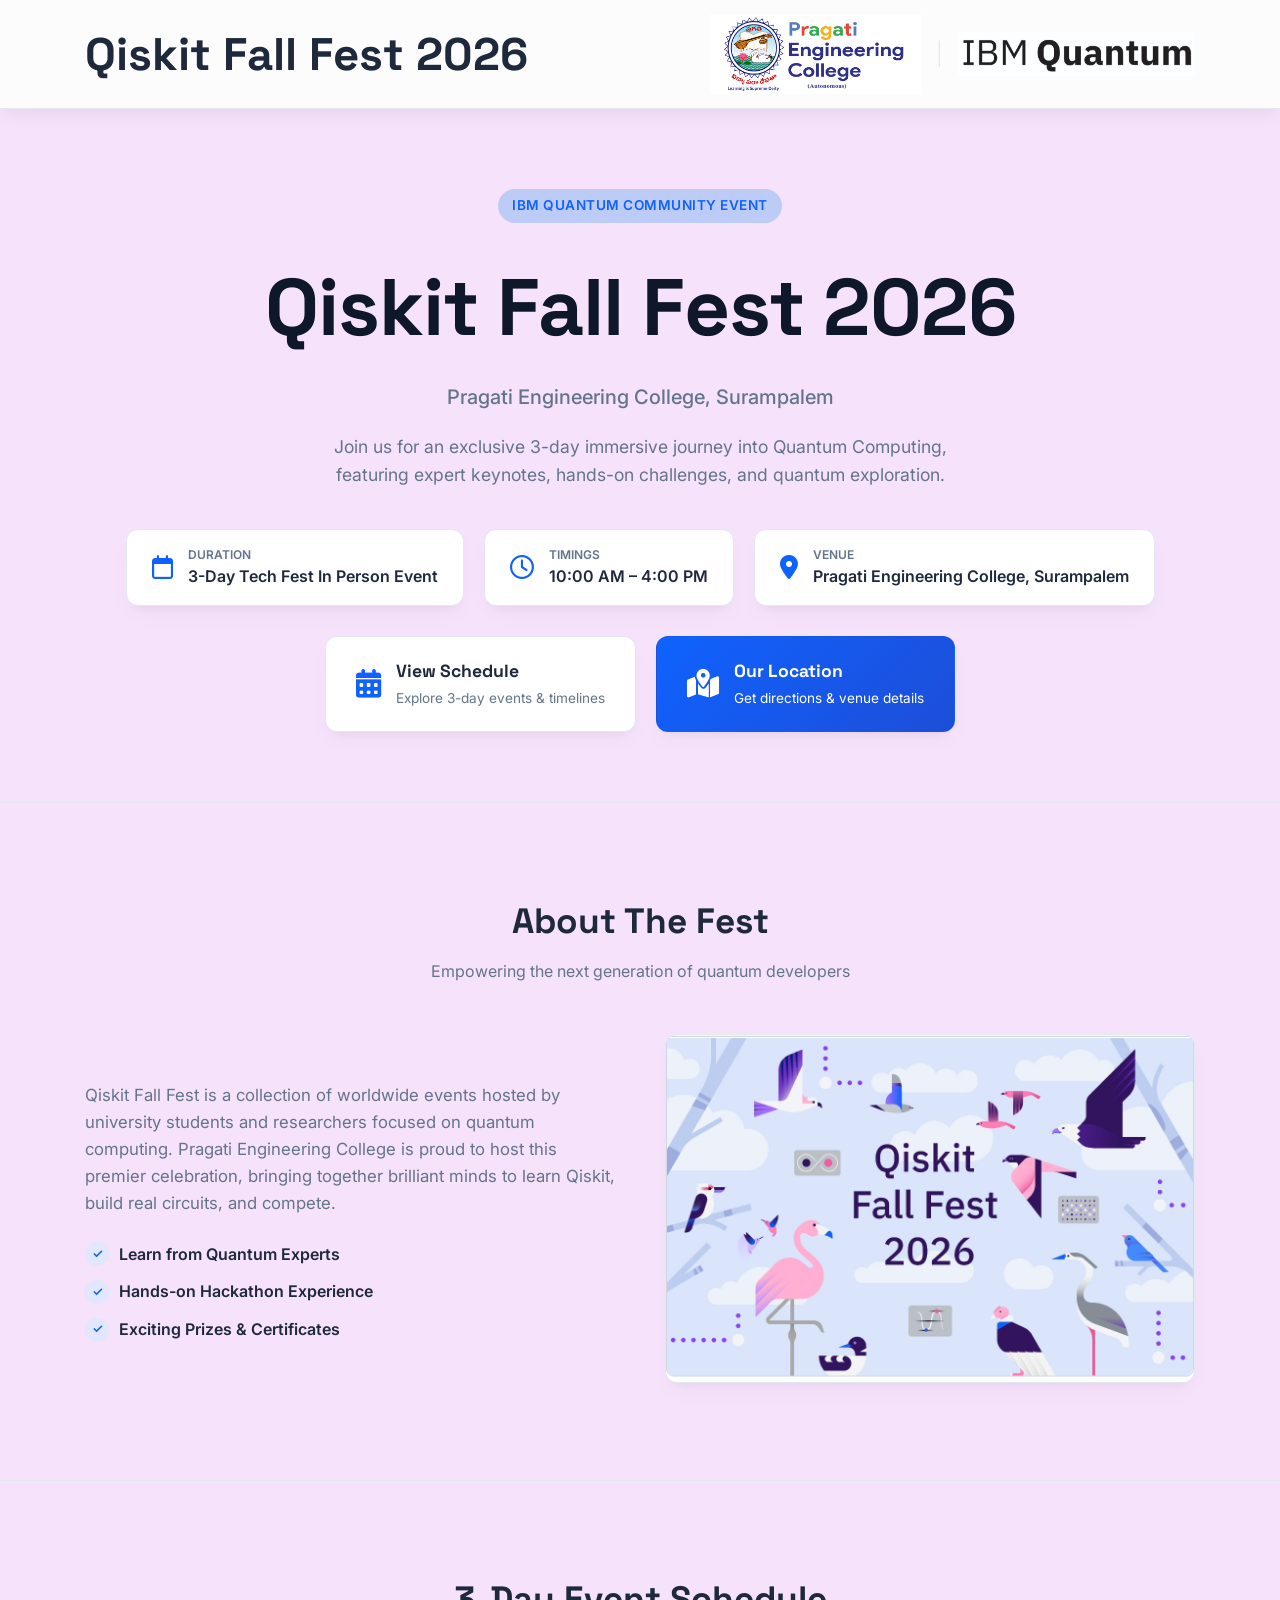
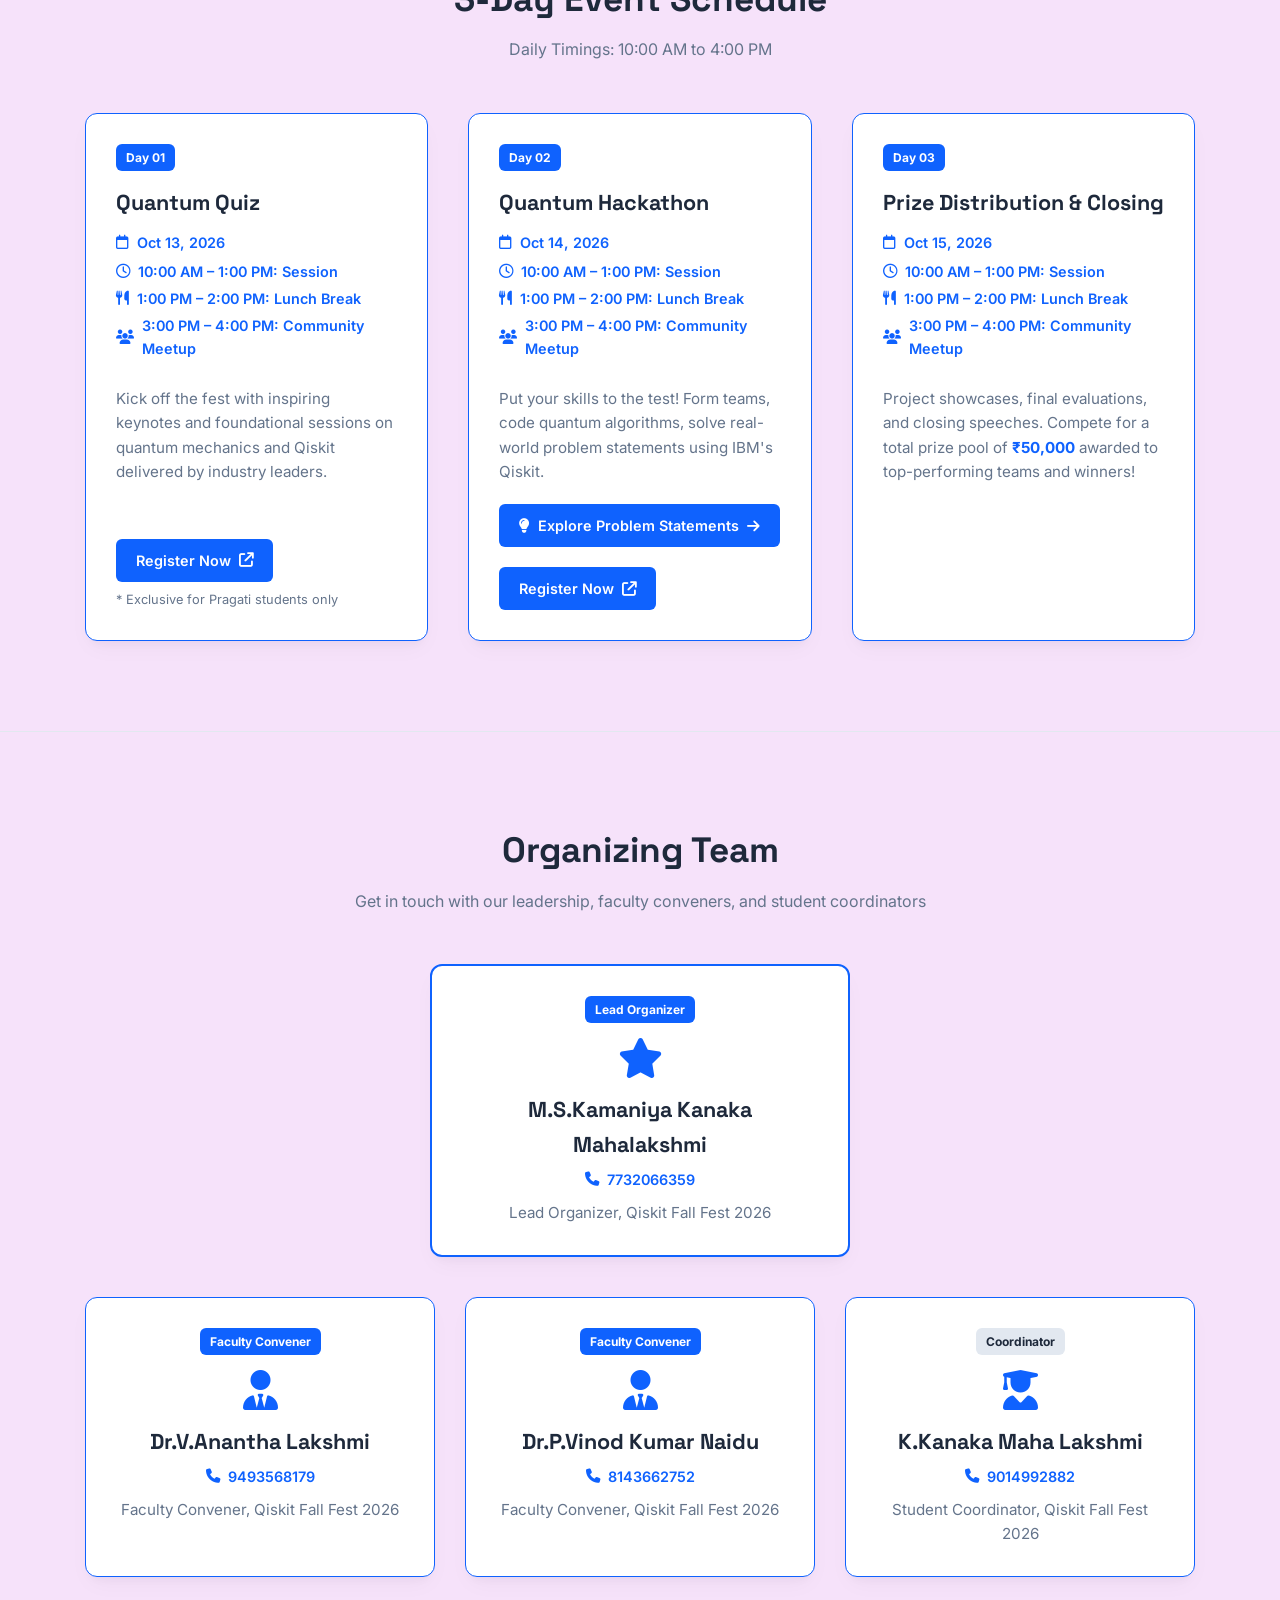
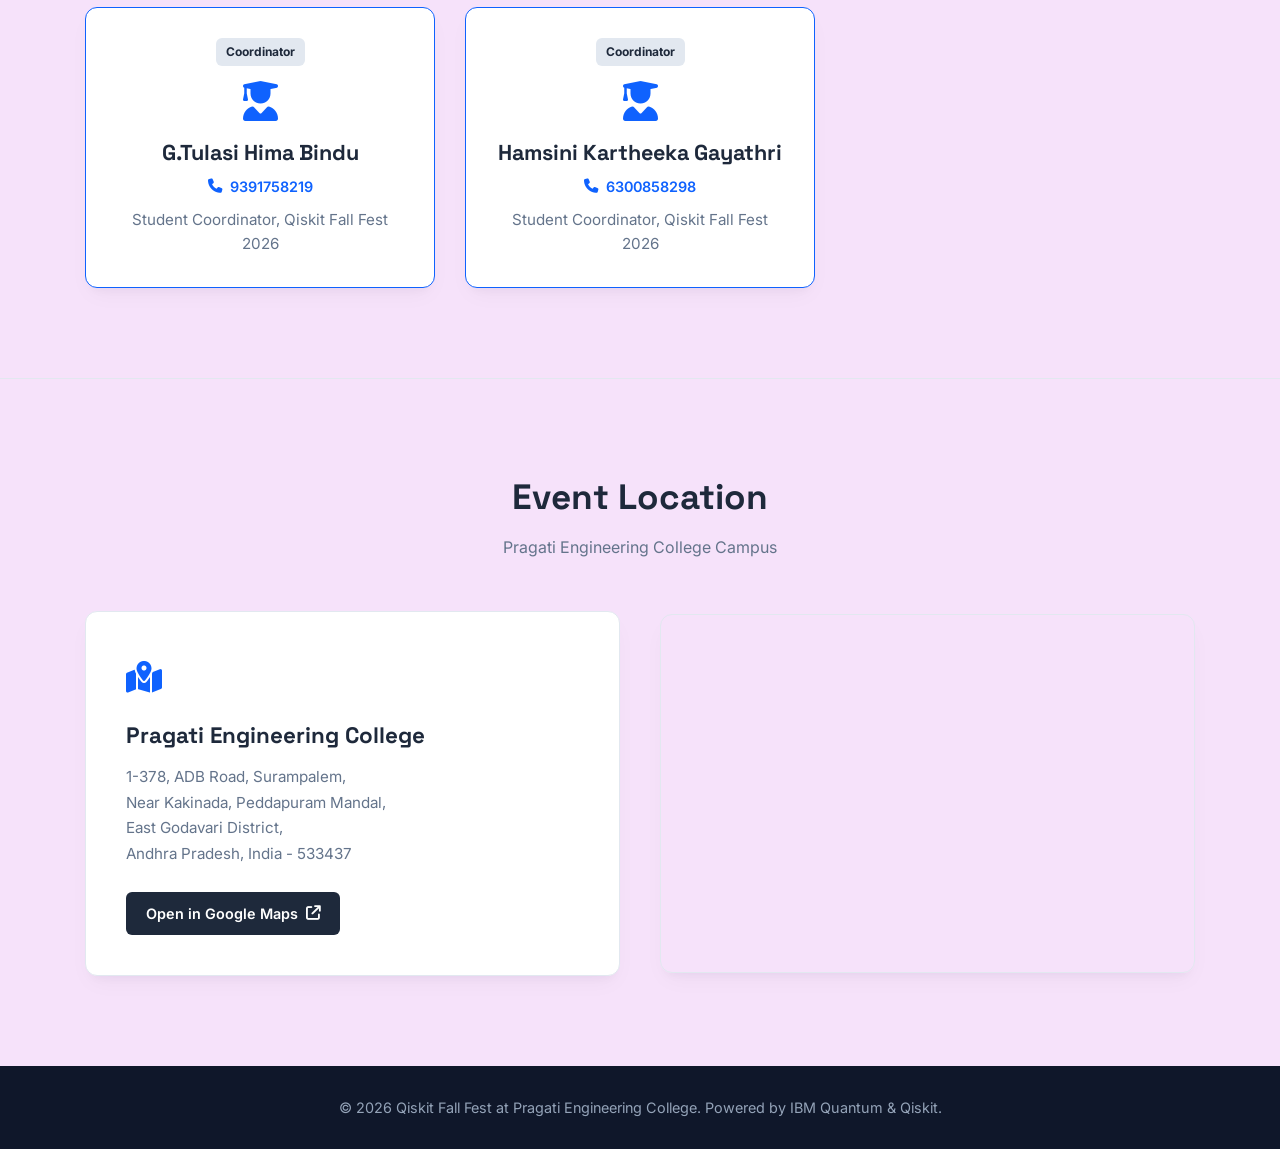
<file: index.html>
<!DOCTYPE html>
<html lang="en">
<head>
    <meta charset="UTF-8">
    <meta name="viewport" content="width=device-width, initial-scale=1.0">
    <title>Qiskit Fall Fest 2026 | Pragati Engineering College</title>
    <link rel="stylesheet" href="static/style.css">
    <link href="https://fonts.googleapis.com/css2?family=Inter:wght@300;400;500;600;700&family=Space+Grotesk:wght@500;700&display=swap" rel="stylesheet">
    <link rel="stylesheet" href="https://cdnjs.cloudflare.com/ajax/libs/font-awesome/6.4.0/css/all.min.css">
</head>
<body>

    <!-- Elevated Sticky Header with Title and Larger Logos -->
    <header class="site-header">
        <div class="container header-container">
            <div class="brand-title">Qiskit Fall Fest 2026</div>
            
            <div class="header-right-side">
                <div class="logos-wrapper">
                    <img src="static/images/pragati-logo.png" alt="Pragati Engineering College Logo" class="logo college-logo">
                    <span class="logo-divider">|</span>
                    <img src="static/images/ibm.jpeg" alt="IBM Quantum Logo" class="logo qiskit-logo">
                </div>
            </div>
        </div>
    </header>

    <!-- Hero Section -->
    <section class="hero-section">
        <div class="container">
            <div class="badge-tag">IBM Quantum Community Event</div>
            <h1>Qiskit Fall Fest 2026</h1>
            <p class="university-subtitle">Pragati Engineering College, Surampalem</p>
            <p class="hero-description">Join us for an exclusive 3-day immersive journey into Quantum Computing, featuring expert keynotes, hands-on challenges, and quantum exploration.</p>
            
            <div class="event-quick-info">
                <div class="info-card">
                    <i class="fa-regular fa-calendar"></i>
                    <div>
                        <span class="info-label">Duration</span>
                        <span class="info-value">3-Day Tech Fest</span>
                        <span class="info-value">In Person Event</span>
                    </div>
                </div>
                <div class="info-card">
                    <i class="fa-regular fa-clock"></i>
                    <div>
                        <span class="info-label">Timings</span>
                        <span class="info-value">10:00 AM – 4:00 PM</span>
                    </div>
                </div>
                <div class="info-card">
                    <i class="fa-solid fa-location-dot"></i>
                    <div>
                        <span class="info-label">Venue</span>
                        <span class="info-value">Pragati Engineering College, Surampalem</span>
                    </div>
                </div>
            </div>

            <!-- Action Buttons Placed Inside Boxed Cards -->
            <div class="hero-action-boxes">
                <a href="#schedule" class="action-box-card">
                    <i class="fa-solid fa-calendar-days"></i>
                    <div>
                        <span>View Schedule</span>
                        <small>Explore 3-day events & timelines</small>
                    </div>
                </a>
                <a href="#location" class="action-box-card highlight-box">
                    <i class="fa-solid fa-map-location-dot"></i>
                    <div>
                        <span>Our Location</span>
                        <small>Get directions & venue details</small>
                    </div>
                </a>
            </div>
        </div>
    </section>

    <!-- About Section -->
    <section id="about" class="about-section">
        <div class="container">
            <div class="section-title">
                <h2>About The Fest</h2>
                <p>Empowering the next generation of quantum developers</p>
            </div>
            <div class="about-grid">
                <div class="about-text">
                    <p>Qiskit Fall Fest is a collection of worldwide events hosted by university students and researchers focused on quantum computing. Pragati Engineering College is proud to host this premier celebration, bringing together brilliant minds to learn Qiskit, build real circuits, and compete.</p>
                    <div class="feature-bullets">
                        <div class="bullet"><span>✓</span> Learn from Quantum Experts</div>
                        <div class="bullet"><span>✓</span> Hands-on Hackathon Experience</div>
                        <div class="bullet"><span>✓</span> Exciting Prizes & Certificates</div>
                    </div>
                </div>
                <div class="about-banner-img">
                    <img src="static/images/hero-banner.png" alt="Qiskit Fall Fest Banner">
                </div>
            </div>
        </div>
    </section>

    <!-- 3-Day Schedule Section -->
    <section id="schedule" class="schedule-section">
        <div class="container">
            <div class="section-title">
                <h2>3-Day Event Schedule</h2>
                <p>Daily Timings: 10:00 AM to 4:00 PM</p>
            </div>

            <div class="schedule-grid" style="gap: 40px;">
                
                <!-- Day 01 Card -->
                <div class="schedule-card featured-card">
                    <div class="day-badge highlight-badge">Day 01</div>
                    <h3>Quantum Quiz</h3>
                    <p class="schedule-time" style="margin-bottom: 6px;"><i class="fa-regular fa-calendar"></i> Oct 13, 2026</p>
                    <p class="schedule-time" style="margin-bottom: 4px;"><i class="fa-regular fa-clock"></i> 10:00 AM – 1:00 PM: Session</p>
                    <p class="schedule-time" style="margin-bottom: 4px;"><i class="fa-solid fa-utensils"></i> 1:00 PM – 2:00 PM: Lunch Break</p>
                    <p class="schedule-time"><i class="fa-solid fa-users"></i> 3:00 PM – 4:00 PM: Community Meetup</p>
                    <p class="schedule-desc" style="margin-top: 12px;">Kick off the fest with inspiring keynotes and foundational sessions on quantum mechanics and Qiskit delivered by industry leaders.</p>
                    <div style="margin-top: 20px;">
                        <a href="https://forms.gle/abETuZsns9dwqnti7" target="_blank" class="map-dir-btn" style="background: var(--qiskit-blue);">
                            Register Now <i class="fa-solid fa-arrow-up-right-from-square"></i>
                        </a>
                        <p style="font-size: 0.8rem; color: var(--text-muted); margin-top: 8px;">* Exclusive for Pragati students only</p>
                    </div>
                </div>

                <!-- Day 02 Card -->
                <div class="schedule-card featured-card">
                    <div class="day-badge highlight-badge">Day 02</div>
                    <h3>Quantum Hackathon</h3>
                    <p class="schedule-time" style="margin-bottom: 6px;"><i class="fa-regular fa-calendar"></i> Oct 14, 2026</p>
                    <p class="schedule-time" style="margin-bottom: 4px;"><i class="fa-regular fa-clock"></i> 10:00 AM – 1:00 PM: Session</p>
                    <p class="schedule-time" style="margin-bottom: 4px;"><i class="fa-solid fa-utensils"></i> 1:00 PM – 2:00 PM: Lunch Break</p>
                    <p class="schedule-time"><i class="fa-solid fa-users"></i> 3:00 PM – 4:00 PM: Community Meetup</p>
                    <p class="schedule-desc" style="margin-top: 12px;">Put your skills to the test! Form teams, code quantum algorithms, solve real-world problem statements using IBM's Qiskit.</p>
                    
                    
                    <!-- Explore Problem Statements Button -->
                    <div style="margin-top: 20px;">
                        <a href="problem-statements.html"
                        class="map-dir-btn"
                        style="background: var(--qiskit-blue);">
                            <i class="fa-solid fa-lightbulb"></i>
                            Explore Problem Statements
                            <i class="fa-solid fa-arrow-right"></i>
                        </a>
                    </div>


                    <div style="margin-top: 20px;">
                        <a href="https://docs.google.com/forms/d/e/1FAIpQLSdTevweRDLY3fvE126iZrB-jEOjKqeFro2gu57KpnrGVzQ5Ew/viewform" target="_blank" class="map-dir-btn" style="background: var(--qiskit-blue);">
                            Register Now <i class="fa-solid fa-arrow-up-right-from-square"></i>
                        </a>
                    </div>
                </div>

                <!-- Day 03 Card -->
                <div class="schedule-card featured-card">
                    <div class="day-badge highlight-badge">Day 03</div>
                    <h3>Prize Distribution & Closing</h3>
                    <p class="schedule-time" style="margin-bottom: 6px;"><i class="fa-regular fa-calendar"></i> Oct 15, 2026</p>
                    <p class="schedule-time" style="margin-bottom: 4px;"><i class="fa-regular fa-clock"></i> 10:00 AM – 1:00 PM: Session</p>
                    <p class="schedule-time" style="margin-bottom: 4px;"><i class="fa-solid fa-utensils"></i> 1:00 PM – 2:00 PM: Lunch Break</p>
                    <p class="schedule-time"><i class="fa-solid fa-users"></i> 3:00 PM – 4:00 PM: Community Meetup</p>
                    <p class="schedule-desc" style="margin-top: 12px;">Project showcases, final evaluations, and closing speeches. Compete for a total prize pool of <strong style="color: var(--qiskit-blue);">₹50,000</strong> awarded to top-performing teams and winners!</p>
                </div>

            </div>
        </div>
    </section>

    <!-- Organizing Team Section -->
    <section id="organizing-team" class="schedule-section">
        <div class="container">
            <div class="section-title">
                <h2>Organizing Team</h2>
                <p>Get in touch with our leadership, faculty conveners, and student coordinators</p>
            </div>

            <!-- Lead Organizer (Top / Featured) -->
            <div style="max-width: 420px; margin: 0 auto 40px auto;">
                <div class="schedule-card featured-card" style="text-align: center; border: 2px solid var(--qiskit-blue);">
                    <div class="day-badge highlight-badge" style="margin: 0 auto 15px auto;">Lead Organizer</div>
                    <i class="fa-solid fa-star" style="font-size: 2.5rem; color: var(--qiskit-blue); margin-bottom: 15px;"></i>
                    <h3 style="margin-bottom: 5px;">M.S.Kamaniya Kanaka Mahalakshmi</h3>
                    <p class="schedule-time" style="justify-content: center; margin-bottom: 10px;"><i class="fa-solid fa-phone"></i> 7732066359</p>
                    <p class="schedule-desc">Lead Organizer, Qiskit Fall Fest 2026</p>
                </div>
            </div>

            <!-- Faculty Conveners & Student Coordinators Grid -->
            <div class="schedule-grid" style="grid-template-columns: repeat(auto-fit, minmax(280px, 1fr)); gap: 30px;">
                
                <!-- Faculty Convener 1 -->
                <div class="schedule-card featured-card" style="text-align: center;">
                    <div class="day-badge highlight-badge" style="margin: 0 auto 15px auto;">Faculty Convener</div>
                    <i class="fa-solid fa-user-tie" style="font-size: 2.5rem; color: var(--qiskit-blue); margin-bottom: 15px;"></i>
                    <h3 style="margin-bottom: 5px;">Dr.V.Anantha Lakshmi</h3>
                    <p class="schedule-time" style="justify-content: center; margin-bottom: 10px;"><i class="fa-solid fa-phone"></i> 9493568179</p>
                    <p class="schedule-desc">Faculty Convener, Qiskit Fall Fest 2026</p>
                </div>

                <!-- Faculty Convener 2 -->
                <div class="schedule-card featured-card" style="text-align: center;">
                    <div class="day-badge highlight-badge" style="margin: 0 auto 15px auto;">Faculty Convener</div>
                    <i class="fa-solid fa-user-tie" style="font-size: 2.5rem; color: var(--qiskit-blue); margin-bottom: 15px;"></i>
                    <h3 style="margin-bottom: 5px;">Dr.P.Vinod Kumar Naidu</h3>
                    <p class="schedule-time" style="justify-content: center; margin-bottom: 10px;"><i class="fa-solid fa-phone"></i> 8143662752</p>
                    <p class="schedule-desc">Faculty Convener, Qiskit Fall Fest 2026</p>
                </div>

                <!-- Student Coordinator 1 -->
                <div class="schedule-card featured-card" style="text-align: center;">
                    <div class="day-badge" style="margin: 0 auto 15px auto;">Coordinator</div>
                    <i class="fa-solid fa-user-graduate" style="font-size: 2.5rem; color: var(--qiskit-blue); margin-bottom: 15px;"></i>
                    <h3 style="margin-bottom: 5px;">K.Kanaka Maha Lakshmi</h3>
                    <p class="schedule-time" style="justify-content: center; margin-bottom: 10px;"><i class="fa-solid fa-phone"></i> 9014992882</p>
                    <p class="schedule-desc">Student Coordinator, Qiskit Fall Fest 2026</p>
                </div>

                <!-- Student Coordinator 2 -->
                <div class="schedule-card featured-card" style="text-align: center;">
                    <div class="day-badge" style="margin: 0 auto 15px auto;">Coordinator</div>
                    <i class="fa-solid fa-user-graduate" style="font-size: 2.5rem; color: var(--qiskit-blue); margin-bottom: 15px;"></i>
                    <h3 style="margin-bottom: 5px;">G.Tulasi Hima Bindu</h3>
                    <p class="schedule-time" style="justify-content: center; margin-bottom: 10px;"><i class="fa-solid fa-phone"></i> 9391758219</p>
                    <p class="schedule-desc">Student Coordinator, Qiskit Fall Fest 2026</p>
                </div>

                <!-- Student Coordinator 3 -->
                <div class="schedule-card featured-card" style="text-align: center;">
                    <div class="day-badge" style="margin: 0 auto 15px auto;">Coordinator</div>
                    <i class="fa-solid fa-user-graduate" style="font-size: 2.5rem; color: var(--qiskit-blue); margin-bottom: 15px;"></i>
                    <h3 style="margin-bottom: 5px;">Hamsini Kartheeka Gayathri</h3>
                    <p class="schedule-time" style="justify-content: center; margin-bottom: 10px;"><i class="fa-solid fa-phone"></i> 6300858298</p>
                    <p class="schedule-desc">Student Coordinator, Qiskit Fall Fest 2026</p>
                </div>

            </div>
        </div>
    </section>

    <!-- Location Section -->
    <section id="location" class="location-section">
        <div class="container">
            <div class="section-title">
                <h2>Event Location</h2>
                <p>Pragati Engineering College Campus</p>
            </div>
            
            <div class="location-grid">
                <div class="address-box">
                    <div class="addr-icon"><i class="fa-solid fa-map-location-dot"></i></div>
                    <h3>Pragati Engineering College</h3>
                    <p>1-378, ADB Road, Surampalem,<br>Near Kakinada, Peddapuram Mandal,<br>East Godavari District,<br>Andhra Pradesh, India - 533437</p>
                    <a href="https://maps.google.com/?q=Pragati+Engineering+College+Surampalem+Kakinada" target="_blank" class="map-dir-btn">
                        Open in Google Maps <i class="fa-solid fa-arrow-up-right-from-square"></i>
                    </a>
                </div>
                <div class="map-embed-box">
                    <iframe 
                        src="https://www.google.com/maps/embed?pb=!1m18!1m12!1m3!1d3819.524278456254!2d82.064!3d17.081!2m3!1f0!2f0!3f0!3m2!1i1024!2i768!4f13.1!3m3!1m2!1s0x3a3782c5f1111111%3A0x1111111111111111!2sSurampalem%2C%2C%20Andhra%20Pradesh%20533437!5e0!3m2!1sen!2sin!4v1650000000000!5m2!1sen!2sin" 
                        width="100%" 
                        height="350" 
                        style="border:0;" 
                        allowfullscreen="" 
                        loading="lazy">
                    </iframe>
                </div>
            </div>
        </div>
    </section>

    <footer>
        <div class="container footer-content">
            <p>&copy; 2026 Qiskit Fall Fest at Pragati Engineering College. Powered by IBM Quantum & Qiskit.</p>
        </div>
    </footer>

    <script src="static/script.js"></script>
</body>
</html>
</file>
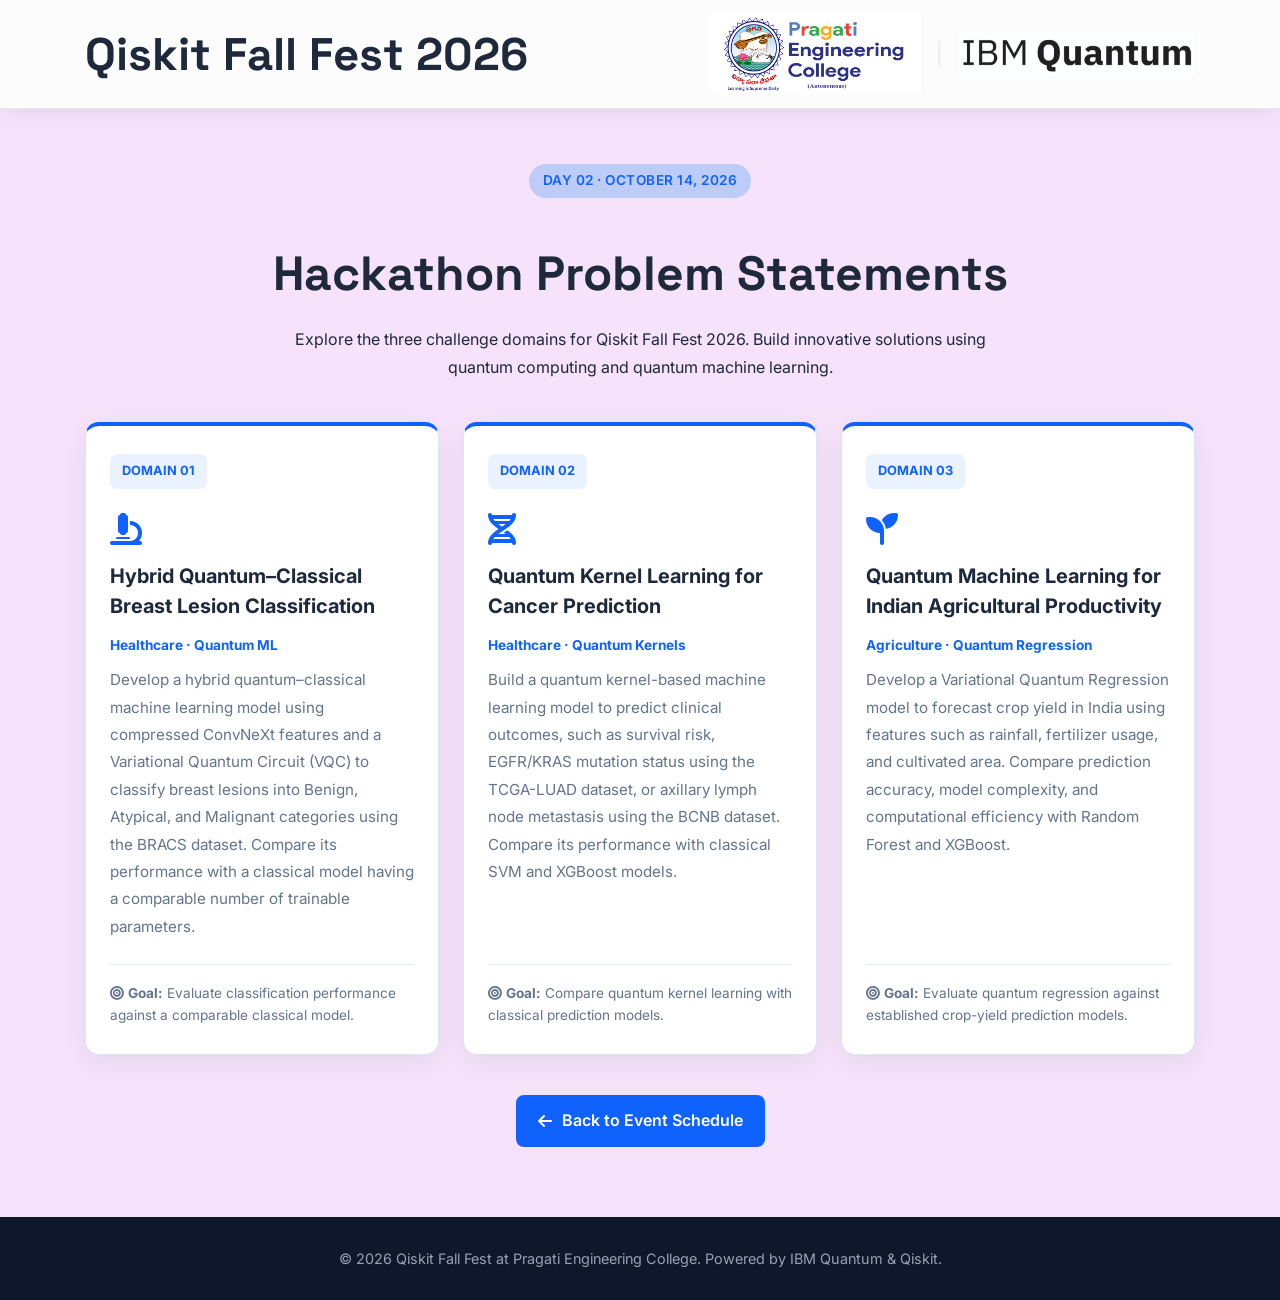
<file: problem-statements.html>
<!DOCTYPE html>
<html lang="en">
<head>
    <meta charset="UTF-8">
    <meta name="viewport" content="width=device-width, initial-scale=1.0">

    <title>Hackathon Domains | Qiskit Fall Fest 2026</title>

    <link rel="stylesheet" href="static/style.css">
    <link href="https://fonts.googleapis.com/css2?family=Inter:wght@400;500;600;700&family=Space+Grotesk:wght@500;700&display=swap" rel="stylesheet">
    <link rel="stylesheet" href="https://cdnjs.cloudflare.com/ajax/libs/font-awesome/6.4.0/css/all.min.css">

    <style>
        .domains-page {
            min-height: 100vh;
            padding: 55px 0 70px;
        }

        .domains-heading {
            text-align: center;
            margin-bottom: 40px;
        }

        .domains-heading h1 {
            font-family: 'Space Grotesk', sans-serif;
            font-size: clamp(2rem, 5vw, 3rem);
            margin: 18px 0 12px;
        }

        .domains-heading p {
            max-width: 700px;
            margin: 0 auto;
            line-height: 1.8;
        }

        .domain-grid {
            display: grid;
            grid-template-columns: repeat(3, minmax(0, 1fr));
            gap: 24px;
        }

        .domain-card {
            background: #fff;
            color: #1e293b;
            border: 1px solid #dbe5f5;
            border-top: 4px solid var(--qiskit-blue, #0f62fe);
            border-radius: 14px;
            padding: 28px 24px;
            box-shadow: 0 8px 25px rgba(30, 50, 90, 0.07);
            display: flex;
            flex-direction: column;
            align-items: flex-start;
        }

        .domain-number {
            color: #0f62fe;
            background: #eaf1ff;
            padding: 7px 12px;
            border-radius: 7px;
            font-size: 0.8rem;
            font-weight: 700;
        }

        .domain-icon {
            color: #0f62fe;
            font-size: 2rem;
            margin: 24px 0 16px;
        }

        .domain-card h2 {
            font-size: 1.25rem;
            line-height: 1.5;
            margin-bottom: 14px;
        }

        .domain-card p {
            color: #64748b;
            line-height: 1.8;
            font-size: 0.95rem;
            margin-bottom: 24px;
        }

        .domain-label {
            color: #0f62fe;
            font-size: 0.85rem;
            font-weight: 700;
            margin-bottom: 10px;
        }

        .domain-footer {
            margin-top: auto;
            padding-top: 18px;
            border-top: 1px solid #e2e8f0;
            width: 100%;
            color: #64748b;
            font-size: 0.85rem;
            line-height: 1.6;
        }

        .back-button {
            display: inline-flex;
            align-items: center;
            gap: 10px;
            margin-top: 40px;
            text-decoration: none;
            background: #0f62fe;
            color: white;
            padding: 13px 22px;
            border-radius: 8px;
            font-weight: 600;
            transition: 0.2s;
        }

        .back-button:hover {
            background: #0043ce;
            transform: translateY(-2px);
        }

        .back-wrapper {
            text-align: center;
        }

        @media (max-width: 900px) {
            .domain-grid {
                grid-template-columns: repeat(2, minmax(0, 1fr));
            }
        }

        @media (max-width: 600px) {
            .domains-page {
                padding: 35px 0 50px;
            }

            .domain-grid {
                grid-template-columns: 1fr;
            }

            .domain-card {
                padding: 24px 20px;
            }
        }
    </style>
</head>

<body>

    <header class="site-header">
        <div class="container header-container">
            <div class="brand-title">Qiskit Fall Fest 2026</div>

            <div class="header-right-side">
                <div class="logos-wrapper">
                    <img src="static/images/pragati-logo.png"
                         alt="Pragati Engineering College Logo"
                         class="logo college-logo">

                    <span class="logo-divider">|</span>

                    <img src="static/images/ibm.jpeg"
                         alt="IBM Quantum Logo"
                         class="logo qiskit-logo">
                </div>
            </div>
        </div>
    </header>

    <main class="domains-page">
        <div class="container">

            <div class="domains-heading">
                <span class="badge-tag">Day 02 · October 14, 2026</span>

                <h1>Hackathon Problem Statements</h1>

                <p>
                    Explore the three challenge domains for Qiskit Fall Fest 2026.
                    Build innovative solutions using quantum computing and
                    quantum machine learning.
                </p>
            </div>

            <div class="domain-grid">

                <!-- Domain 1 -->
                <article class="domain-card">
                    <span class="domain-number">DOMAIN 01</span>

                    <i class="fa-solid fa-microscope domain-icon"></i>

                    <h2>
                        Hybrid Quantum–Classical Breast Lesion Classification
                    </h2>

                    <span class="domain-label">Healthcare · Quantum ML</span>

                    <p>
                        Develop a hybrid quantum–classical machine learning
                        model using compressed ConvNeXt features and a
                        Variational Quantum Circuit (VQC) to classify breast
                        lesions into Benign, Atypical, and Malignant categories
                        using the BRACS dataset. Compare its performance with
                        a classical model having a comparable number of
                        trainable parameters.
                    </p>

                    <div class="domain-footer">
                        <i class="fa-solid fa-bullseye"></i>
                        <strong>Goal:</strong> Evaluate classification
                        performance against a comparable classical model.
                    </div>
                </article>

                <!-- Domain 2 -->
                <article class="domain-card">
                    <span class="domain-number">DOMAIN 02</span>

                    <i class="fa-solid fa-dna domain-icon"></i>

                    <h2>
                        Quantum Kernel Learning for Cancer Prediction
                    </h2>

                    <span class="domain-label">Healthcare · Quantum Kernels</span>

                    <p>
                        Build a quantum kernel-based machine learning model
                        to predict clinical outcomes, such as survival risk,
                        EGFR/KRAS mutation status using the TCGA-LUAD dataset,
                        or axillary lymph node metastasis using the BCNB
                        dataset. Compare its performance with classical
                        SVM and XGBoost models.
                    </p>

                    <div class="domain-footer">
                        <i class="fa-solid fa-bullseye"></i>
                        <strong>Goal:</strong> Compare quantum kernel learning
                        with classical prediction models.
                    </div>
                </article>

                <!-- Domain 3 -->
                <article class="domain-card">
                    <span class="domain-number">DOMAIN 03</span>

                    <i class="fa-solid fa-seedling domain-icon"></i>

                    <h2>
                        Quantum Machine Learning for Indian Agricultural Productivity
                    </h2>

                    <span class="domain-label">Agriculture · Quantum Regression</span>

                    <p>
                        Develop a Variational Quantum Regression model to
                        forecast crop yield in India using features such as
                        rainfall, fertilizer usage, and cultivated area.
                        Compare prediction accuracy, model complexity, and
                        computational efficiency with Random Forest
                        and XGBoost.
                    </p>

                    <div class="domain-footer">
                        <i class="fa-solid fa-bullseye"></i>
                        <strong>Goal:</strong> Evaluate quantum regression
                        against established crop-yield prediction models.
                    </div>
                </article>

            </div>

            <div class="back-wrapper">
                <a href="index.html#schedule" class="back-button">
                    <i class="fa-solid fa-arrow-left"></i>
                    Back to Event Schedule
                </a>
            </div>

        </div>
    </main>

    <footer>
        <div class="container footer-content">
            <p>
                &copy; 2026 Qiskit Fall Fest at Pragati Engineering College.
                Powered by IBM Quantum &amp; Qiskit.
            </p>
        </div>
    </footer>

</body>
</html>
</file>
<file: static/style.css>
/* Unified Single Pastel Theme Stylesheet */
:root {
    --bg-main: #f6e2fa;
    --bg-card: #ffffff;
    --text-main: #1e293b;
    --text-muted: #64748b;
    --qiskit-blue: #0f62fe;
    --border-color: #e2e8f0;
    --shadow-header: 0 4px 20px -2px rgba(15, 23, 42, 0.08);
    --shadow-soft: 0 10px 25px -5px rgba(15, 23, 42, 0.04), 0 8px 10px -6px rgba(15, 23, 42, 0.04);
}

* {
    margin: 0;
    padding: 0;
    box-sizing: border-box;
    font-family: 'Inter', sans-serif;
}

body {
    background-color: var(--bg-main);
    color: var(--text-main);
    line-height: 1.6;
}

.container {
    max-width: 1150px;
    margin: 0 auto;
    padding: 0 20px;
}


/* Elevated Sticky Header (White Background) */
.site-header {
    background: rgba(253, 253, 253, 0.95);
    backdrop-filter: blur(12px);
    border-bottom: 1px solid var(--border-color);
    position: sticky;
    top: 0;
    z-index: 1000;
    padding: 14px 0;
    box-shadow: var(--shadow-header);
}

.header-container {
    display: flex;
    justify-content: space-between;
    align-items: center;
}

.brand-title {
    font-family: 'Space Grotesk', sans-serif;
    font-size: 2.85rem;
    font-weight: 700;
    color: var(--text-main);
}

.header-right-side {
    display: flex;
    align-items: center;
    gap: 30px;
}

.logos-wrapper {
    display: flex;
    align-items: center;
    gap: 15px;
}

/* Larger Header Logos */
.logo {
    height: 80px;
    object-fit: contain;
}

.college-logo {
    max-height: 150px;
}

.qiskit-logo {
    max-height: 45px;
}

.logo-divider {
    color: var(--border-color);
    font-weight: 300;
    font-size: 1.4rem;
}

.nav-links {
    display: flex;
    align-items: center;
    gap: 20px;
}

.nav-links a {
    text-decoration: none;
    color: var(--text-main);
    font-weight: 500;
    font-size: 5rem;
    transition: color 0.2s;
}

.nav-links a:hover {
    color: var(--qiskit-blue);
}

/* Hero Section */
.hero-section {
    padding: 80px 0 70px;
    text-align: center;
    background-color: var(--bg-main);
    border-bottom: 1px solid var(--border-color);
}

.badge-tag {
    display: inline-block;
    background: #bdcbf7;
    color: var(--qiskit-blue);
    font-size: 0.85rem;
    font-weight: 600;
    padding: 6px 14px;
    border-radius: 20px;
    margin-bottom: 20px;
    text-transform: uppercase;
    letter-spacing: 0.5px;
}

.hero-section h1 {
    font-family: 'Space Grotesk', sans-serif;
    font-size: 5rem; /* Larger heading letters */
    font-weight: 700;
    color: #0f172a;
    margin-bottom: 10px;
    letter-spacing: -1px;
}

.university-subtitle {
    font-size: 1.25rem;
    color: var(--text-muted);
    margin-bottom: 20px;
    font-weight: 500;
}

.hero-description {
    max-width: 650px;
    margin: 0 auto 40px;
    color: var(--text-muted);
    font-size: 1.1rem;
}

.event-quick-info {
    display: flex;
    justify-content: center;
    gap: 20px;
    flex-wrap: wrap;
    margin-bottom: 30px;
}

.info-card {
    background: var(--bg-card);
    border: 1px solid var(--border-color);
    padding: 15px 25px;
    border-radius: 12px;
    display: flex;
    align-items: center;
    gap: 15px;
    box-shadow: var(--shadow-soft);
    text-align: left;
}

.info-card i {
    font-size: 1.5rem;
    color: var(--qiskit-blue);
}

.info-label {
    display: block;
    font-size: 0.75rem;
    color: var(--text-muted);
    text-transform: uppercase;
    font-weight: 600;
}

.info-value {
    font-weight: 600;
    color: var(--text-main);
}

/* Boxed Card Buttons */
.hero-action-boxes {
    display: flex;
    justify-content: center;
    gap: 20px;
    flex-wrap: wrap;
}

.action-box-card {
    background: var(--bg-card);
    border: 1px solid var(--border-color);
    padding: 20px 30px;
    border-radius: 12px;
    text-decoration: none;
    color: var(--text-main);
    display: flex;
    align-items: center;
    gap: 15px;
    box-shadow: var(--shadow-soft);
    transition: all 0.2s ease;
    text-align: left;
    min-width: 250px;
}

.action-box-card i {
    font-size: 1.8rem;
    color: var(--qiskit-blue);
}

.action-box-card span {
    display: block;
    font-family: 'Space Grotesk', sans-serif;
    font-size: 1.1rem;
    font-weight: 700;
    color: var(--text-main);
}

.action-box-card small {
    color: var(--text-muted);
    font-size: 0.85rem;
}

.action-box-card:hover {
    transform: translateY(-3px);
    border-color: var(--qiskit-blue);
    box-shadow: 0 12px 25px -5px rgba(15, 98, 254, 0.12);
}

.highlight-box {
    background: linear-gradient(135deg, #0f62fe 0%, #1d4ed8 100%);
    border-color: transparent;
}

.highlight-box i,
.highlight-box span,
.highlight-box small {
    color: white !important;
}

.highlight-box:hover {
    background: linear-gradient(135deg, #0353e9 0%, #1e40af 100%);
}

/* Section Title Common */
.section-title {
    text-align: center;
    margin-bottom: 50px;
}

.section-title h2 {
    font-family: 'Space Grotesk', sans-serif;
    font-size: 2.2rem;
    color: var(--text-main);
    margin-bottom: 10px;
}

.section-title p {
    color: var(--text-muted);
}

/* About Section */
.about-section {
    padding: 90px 0;
    background-color: var(--bg-main);
    border-bottom: 1px solid var(--border-color);
}

.about-grid {
    display: grid;
    grid-template-columns: 1fr 1fr;
    gap: 50px;
    align-items: center;
}

.about-text p {
    color: var(--text-muted);
    margin-bottom: 20px;
    font-size: 1.05rem;
}

.feature-bullets {
    display: flex;
    flex-direction: column;
    gap: 12px;
    margin-top: 25px;
}

.bullet {
    font-weight: 600;
    display: flex;
    align-items: center;
    gap: 10px;
    color: var(--text-main);
}

.bullet span {
    color: var(--qiskit-blue);
    background: #e0e7ff;
    width: 24px;
    height: 24px;
    display: inline-flex;
    align-items: center;
    justify-content: center;
    border-radius: 50%;
    font-size: 0.8rem;
}

.about-banner-img img {
    width: 100%;
    border-radius: 12px;
    border: 1px solid var(--border-color);
    box-shadow: var(--shadow-soft);
}

/* Schedule Section */
.schedule-section {
    padding: 90px 0;
    background-color: var(--bg-main);
    border-bottom: 1px solid var(--border-color);
}

.schedule-grid {
    display: grid;
    grid-template-columns: repeat(auto-fit, minmax(320px, 1fr));
    gap: 30px;
}

.schedule-card {
    background: var(--bg-card);
    border: 1px solid var(--border-color);
    border-radius: 12px;
    padding: 30px;
    position: relative;
    box-shadow: var(--shadow-soft);
    display: flex;
    flex-direction: column;
}

.featured-card {
    border-color: var(--qiskit-blue);
}

.day-badge {
    display: inline-block;
    background: #e2e8f0;
    color: var(--text-main);
    font-size: 0.75rem;
    font-weight: 700;
    padding: 4px 10px;
    border-radius: 6px;
    margin-bottom: 15px;
    width: max-content;
}

.highlight-badge {
    background: var(--qiskit-blue);
    color: white;
}

.schedule-card h3 {
    font-size: 1.35rem;
    margin-bottom: 10px;
    font-family: 'Space Grotesk', sans-serif;
}

.schedule-time {
    color: var(--qiskit-blue);
    font-weight: 600;
    font-size: 0.9rem;
    margin-bottom: 15px;
    display: flex;
    align-items: center;
    gap: 8px;
}

.schedule-desc {
    color: var(--text-muted);
    font-size: 0.95rem;
    flex-grow: 1;
}

/* Location Section */
.location-section {
    padding: 90px 0;
    background-color: var(--bg-main);
}

.location-grid {
    display: grid;
    grid-template-columns: 1fr 1fr;
    gap: 40px;
    align-items: center;
}

.address-box {
    background: var(--bg-card);
    border: 1px solid var(--border-color);
    padding: 40px;
    border-radius: 12px;
    box-shadow: var(--shadow-soft);
}

.addr-icon {
    font-size: 2rem;
    color: var(--qiskit-blue);
    margin-bottom: 15px;
}

.address-box h3 {
    font-family: 'Space Grotesk', sans-serif;
    font-size: 1.4rem;
    margin-bottom: 10px;
}

.address-box p {
    color: var(--text-muted);
    margin-bottom: 25px;
    font-size: 0.95rem;
    line-height: 1.7;
}

.map-dir-btn {
    text-decoration: none;
    background: var(--text-main);
    color: white;
    padding: 10px 20px;
    border-radius: 6px;
    font-weight: 600;
    font-size: 0.9rem;
    display: inline-flex;
    align-items: center;
    gap: 8px;
    transition: background 0.2s;
}

.map-dir-btn:hover {
    background: #0f172a;
}

.map-embed-box {
    border-radius: 12px;
    overflow: hidden;
    border: 1px solid var(--border-color);
    box-shadow: var(--shadow-soft);
}

/* Footer */
footer {
    background: #0f172a;
    color: #94a3b8;
    text-align: center;
    padding: 30px 0;
    font-size: 0.9rem;
}

/* Responsive layout adjustments */
@media(max-width: 768px) {
    .hero-section h1 { font-size: 3rem; }
    .about-grid, .location-grid { grid-template-columns: 1fr; }
    .nav-links { display: none; }
    .logo { height: 35px; }
    .header-right-side { gap: 15px; }
}
</file>
